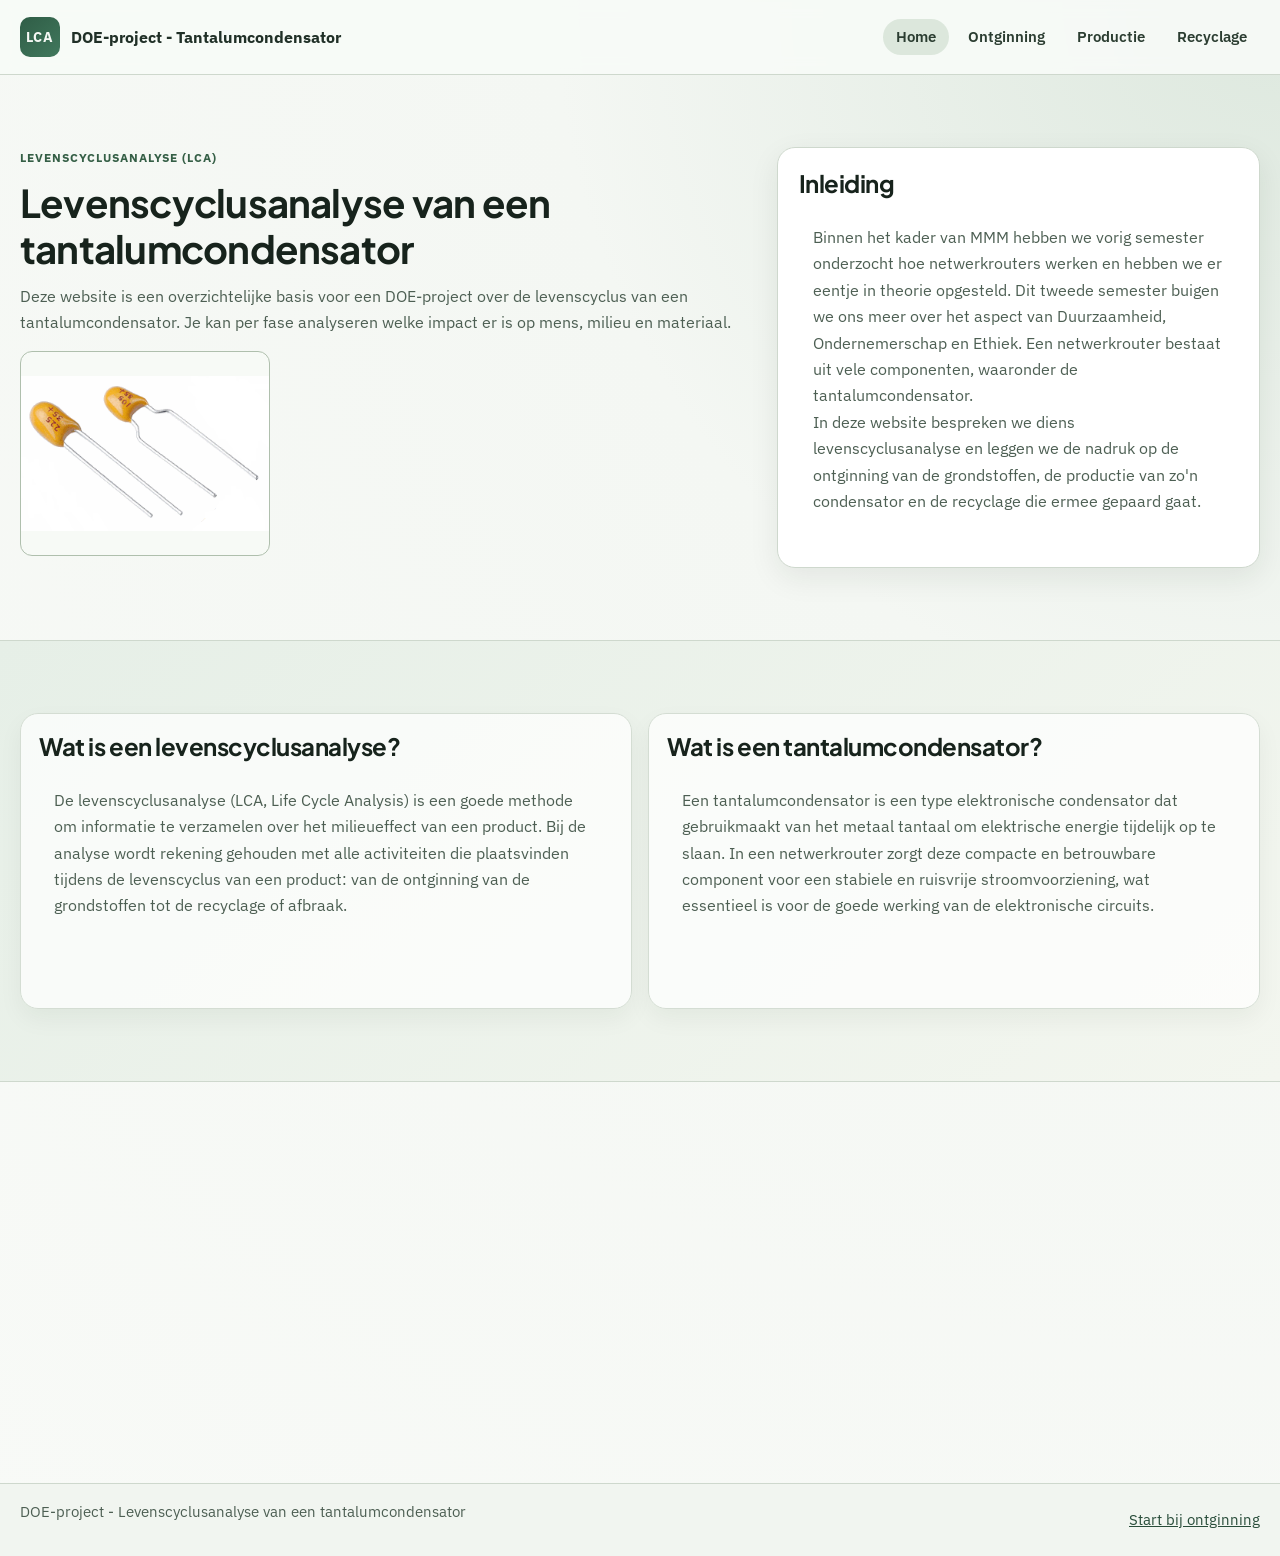
<file: index.html>
<!doctype html>
<html lang="nl">
  <head>
    <meta charset="UTF-8" />
    <meta name="viewport" content="width=device-width, initial-scale=1.0" />
    <title>Levenscyclusanalyse - Tantalumcondensator</title>
    <link rel="preconnect" href="https://fonts.googleapis.com" />
    <link rel="preconnect" href="https://fonts.gstatic.com" crossorigin />
    <link
      href="https://fonts.googleapis.com/css2?family=IBM+Plex+Sans:wght@400;500;600;700&family=Plus+Jakarta+Sans:wght@500;700;800&display=swap"
      rel="stylesheet"
    />
    <link rel="stylesheet" href="style.css" />
  </head>
  <body>
    <header class="topbar">
      <div class="container nav-wrap">
        <a href="index.html" class="brand">
          <span class="brand-mark">LCA</span>
          <span>DOE-project - Tantalumcondensator</span>
        </a>
        <nav aria-label="Hoofdnavigatie">
          <ul class="nav-list">
            <li><a href="index.html" class="active">Home</a></li>
            <li><a href="ontginning.html">Ontginning</a></li>
            <li><a href="productie.html">Productie</a></li>
            <li><a href="recyclage.html">Recyclage</a></li>
          </ul>
        </nav>
      </div>
    </header>

    <main>
      <section class="hero section">
        <div class="container hero-grid">
          <div class="hero-content" data-animate="fade-right">
            <p class="eyebrow" data-animate="fade-up" style="--delay: 0.08s">Levenscyclusanalyse (LCA)</p>
            <h1 data-animate="fade-up" style="--delay: 0.16s">Levenscyclusanalyse van een tantalumcondensator</h1>
            <p data-animate="fade-up" style="--delay: 0.24s">
              Deze website is een overzichtelijke basis voor een DOE-project over de
              levenscyclus van een tantalumcondensator. Je kan per fase analyseren
              welke impact er is op mens, milieu en materiaal.
            </p>
            <figure class="image-figure hero-inline-figure" data-animate="fade-up" style="--delay: 0.32s">
              <img
                src="condensateur-au-tantale-ca42.jpg"
                alt="Tantalumcondensator"
                class="section-image"
              />
            </figure>
          </div>
          <aside class="mmm-card" aria-label="Inleiding" data-animate="fade-left" style="--delay: 0.18s">
            <h2>Inleiding</h2>
            <p class="editable large-editable">
              Binnen het kader van MMM hebben we vorig semester onderzocht hoe netwerkrouters werken en hebben we er
              eentje in theorie opgesteld. Dit tweede semester buigen we ons meer over het aspect van Duurzaamheid,
              Ondernemerschap en Ethiek. Een netwerkrouter bestaat uit vele componenten, waaronder de
              tantalumcondensator.<br />
              In deze website bespreken we diens levenscyclusanalyse en leggen we de nadruk op de
              ontginning van de grondstoffen, de productie van zo'n condensator en de recyclage die ermee gepaard gaat.
            </p>
          </aside>
        </div>
      </section>

      <section id="wat-is-lca" class="section section-soft">
        <div class="container">
          <div class="split-explainer">
            <article class="info-block" data-animate="fade-right">
              <h2>Wat is een levenscyclusanalyse?</h2>
              <p class="editable large-editable">
                De levenscyclusanalyse (LCA, Life Cycle Analysis) is een goede methode om informatie te verzamelen over
                het milieueffect van een product. Bij de analyse wordt rekening gehouden met alle activiteiten die
                plaatsvinden tijdens de levenscyclus van een product: van de ontginning van de grondstoffen tot de
                recyclage of afbraak.
              </p>
            </article>
            <article class="info-block" data-animate="fade-left" style="--delay: 0.08s">
              <h2>Wat is een tantalumcondensator?</h2>
              <p class="editable large-editable">
                Een tantalumcondensator is een type elektronische condensator dat gebruikmaakt van het metaal tantaal
                om elektrische energie tijdelijk op te slaan. In een netwerkrouter zorgt deze compacte en betrouwbare
                component voor een stabiele en ruisvrije stroomvoorziening, wat essentieel is voor de goede werking van
                de elektronische circuits.
              </p>
            </article>
          </div>
        </div>
      </section>

      <section class="section">
        <div class="container">
          <div class="section-head">
            <h2 data-animate="fade-up">Visueel overzicht van de kernfasen</h2>
            <p data-animate="fade-up" style="--delay: 0.1s">
              Klik op een fase om meteen naar het juiste deel van de doorlopende
              levenscycluspagina te gaan.
            </p>
          </div>

          <div class="focus-matrix" aria-label="Kernonderdelen van de analyse">
            <a class="focus-card" href="ontginning.html" data-animate="zoom-in">
              <span class="focus-index">01</span>
              <h3>Ontginning</h3>
              <p>Herkomst van coltan, sociale context en milieudruk.</p>
            </a>
            <a class="focus-card" href="productie.html" data-animate="zoom-in" style="--delay: 0.1s">
              <span class="focus-index">02</span>
              <h3>Productie</h3>
              <p>Het productieproces van een tantalumcondensator stap voor stap uitgelegd.</p>
            </a>
            <a class="focus-card" href="recyclage.html" data-animate="zoom-in" style="--delay: 0.2s">
              <span class="focus-index">03</span>
              <h3>Recyclage</h3>
              <p>Terugwinning, materiaalverlies en verbeterkansen.</p>
            </a>
          </div>
        </div>
      </section>
    </main>

    <footer class="site-footer">
      <div class="container footer-wrap">
        <p>DOE-project - Levenscyclusanalyse van een tantalumcondensator</p>
        <a href="ontginning.html">Start bij ontginning</a>
      </div>
    </footer>

    <script src="script.js"></script>
  </body>
</html>
</file>
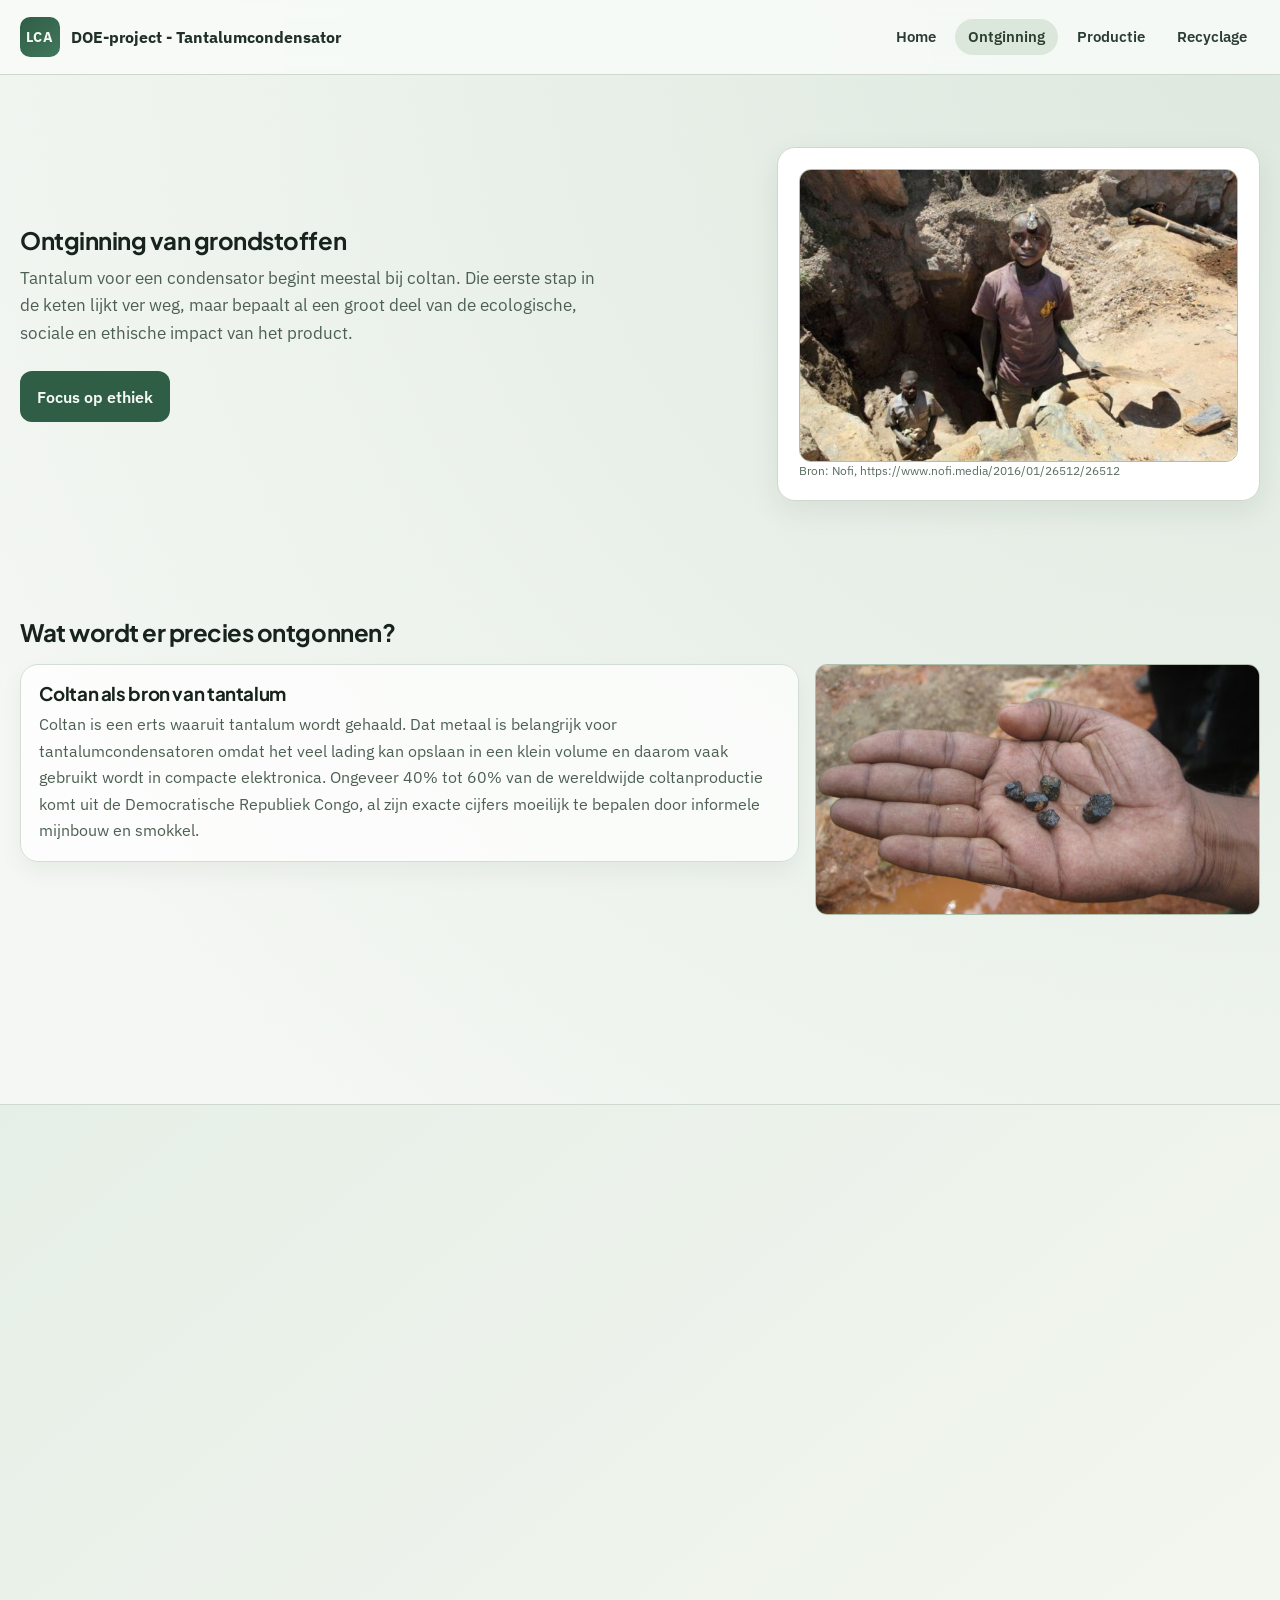
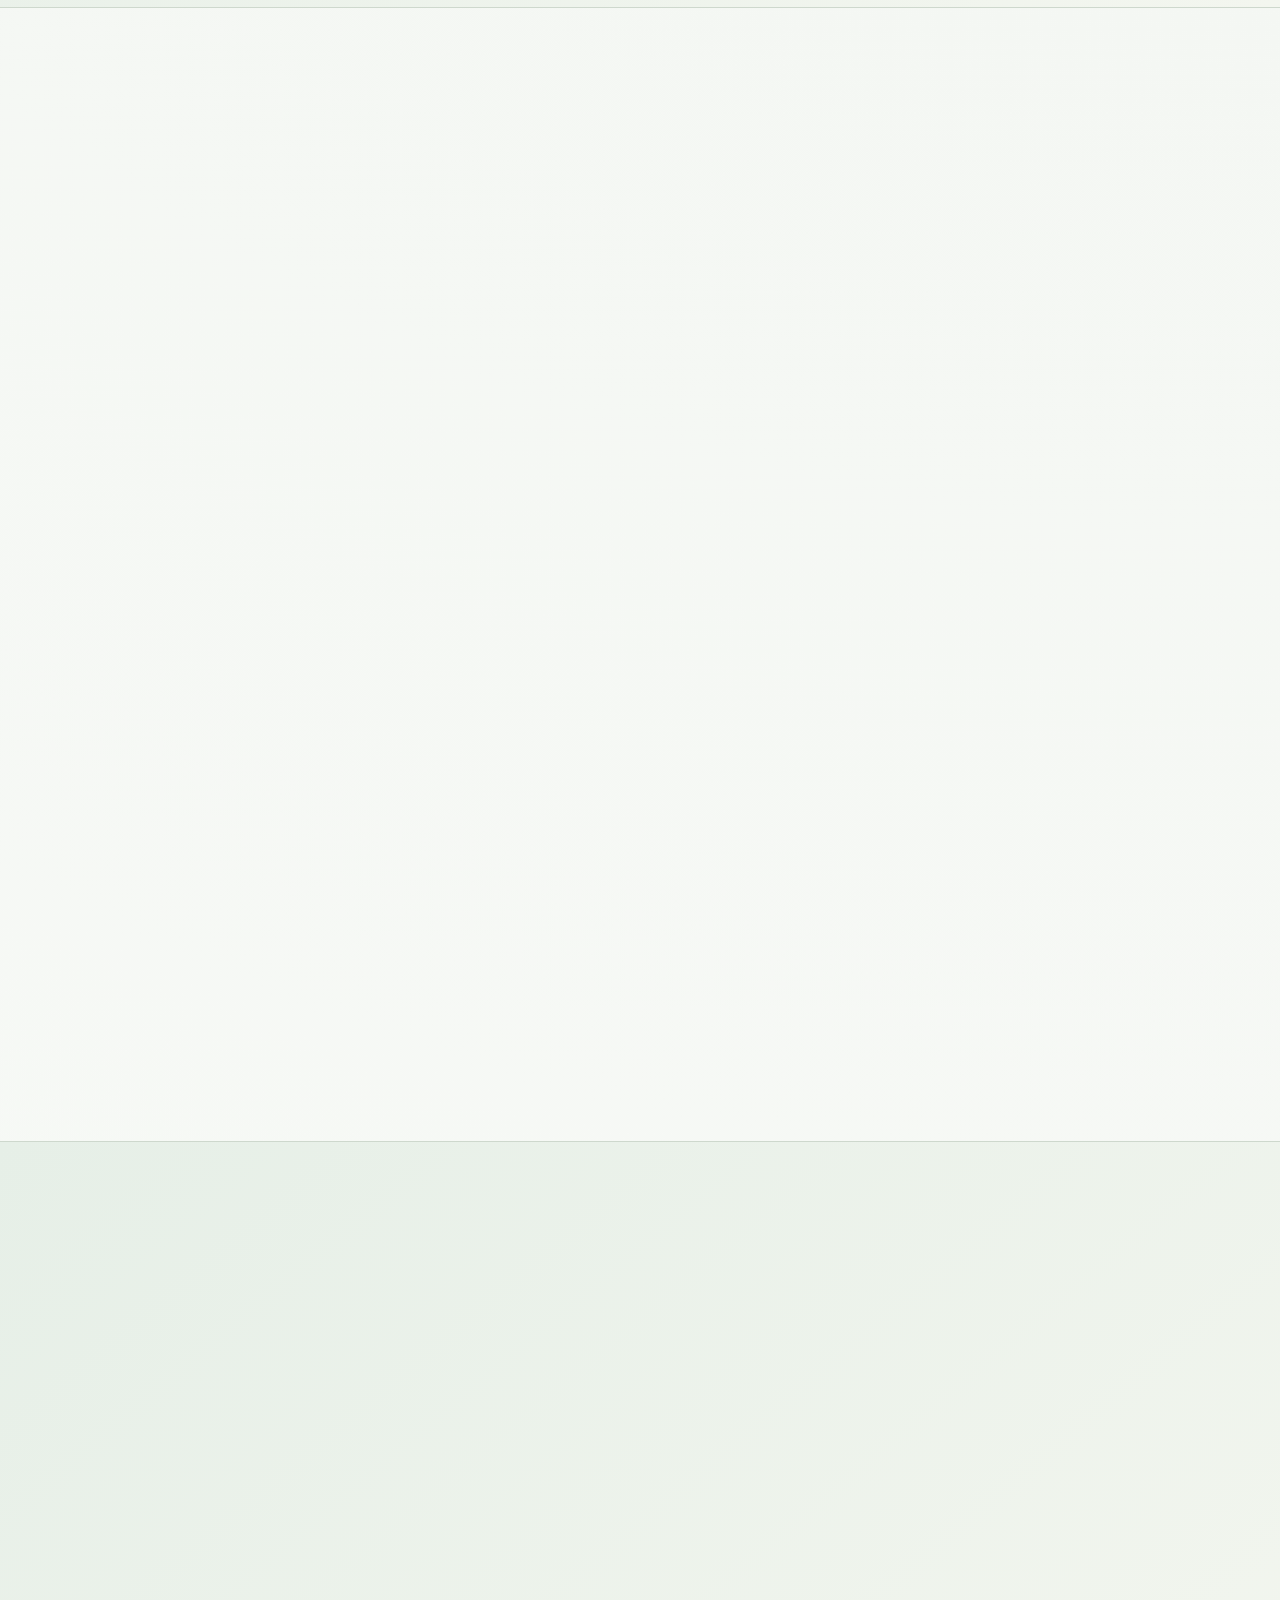
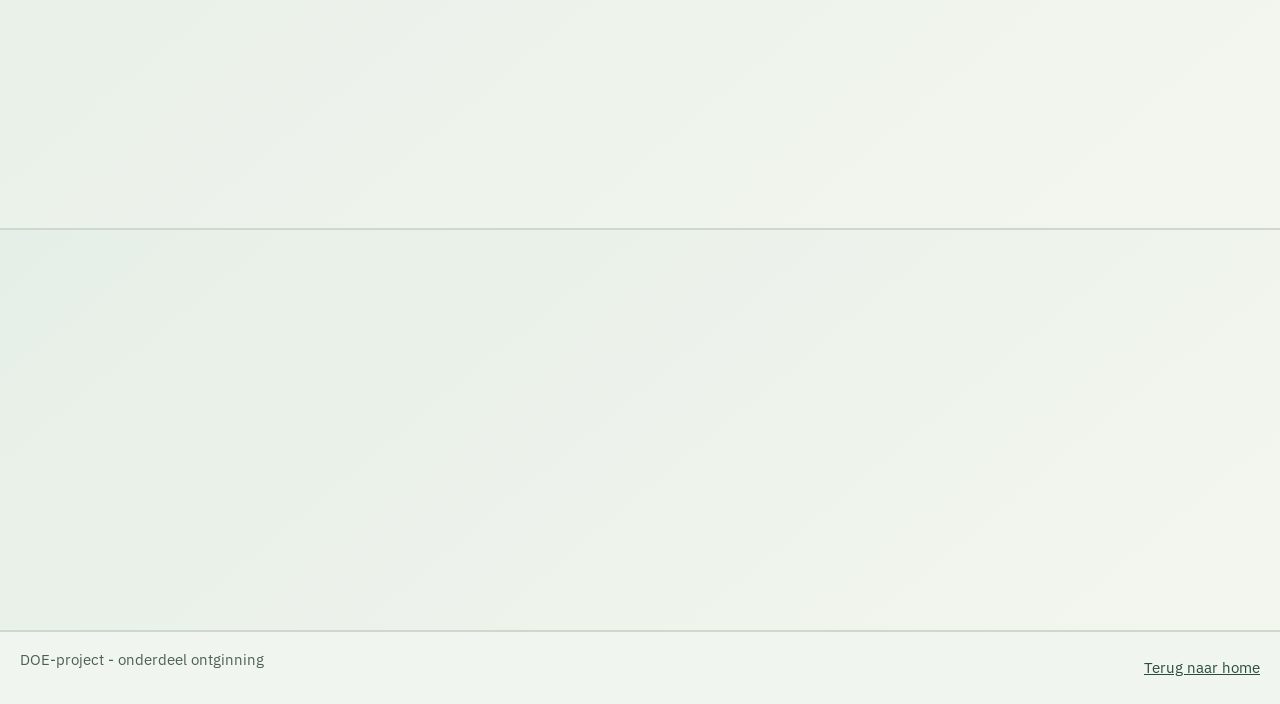
<file: ontginning.html>
<!doctype html>
<html lang="nl">
  <head>
    <meta charset="UTF-8" />
    <meta name="viewport" content="width=device-width, initial-scale=1.0" />
    <title>Ontginning - Tantalumcondensator</title>
    <link rel="preconnect" href="https://fonts.googleapis.com" />
    <link rel="preconnect" href="https://fonts.gstatic.com" crossorigin />
    <link
      href="https://fonts.googleapis.com/css2?family=IBM+Plex+Sans:wght@400;500;600;700&family=Plus+Jakarta+Sans:wght@500;700;800&display=swap"
      rel="stylesheet"
    />
    <link rel="stylesheet" href="style.css" />
  </head>
  <body>
    <a id="top"></a>
    <header class="topbar">
      <div class="container nav-wrap">
        <a href="index.html" class="brand">
          <span class="brand-mark">LCA</span>
          <span>DOE-project - Tantalumcondensator</span>
        </a>
        <nav aria-label="Hoofdnavigatie">
          <ul class="nav-list">
            <li><a href="index.html">Home</a></li>
            <li><a href="ontginning.html" class="active">Ontginning</a></li>
            <li><a href="productie.html">Productie</a></li>
            <li><a href="recyclage.html">Recyclage</a></li>
          </ul>
        </nav>
      </div>
    </header>

    <main>
      <section class="section ontginning-hero">
        <div class="container hero-grid hero-grid-wide">
          <div class="hero-copy">
            <h1 data-animate="fade-up">Ontginning van grondstoffen</h1>
            <p class="hero-intro" data-animate="fade-up" style="--delay: 0.08s">
              Tantalum voor een condensator begint meestal bij coltan. Die eerste stap in de keten lijkt ver weg,
              maar bepaalt al een groot deel van de ecologische, sociale en ethische impact van het product.
            </p>
            <div class="hero-actions" data-animate="fade-up" style="--delay: 0.14s">
              <a class="btn btn-primary" href="#ethiek">Focus op ethiek</a>
            </div>
          </div>
          <figure class="hero-figure mmm-card" data-animate="fade-left" style="--delay: 0.1s">
            <img
              src="congocobalt-672x447-1.jpg"
              alt="Kinderen aan een mijnsite in de Democratische Republiek Congo"
              class="section-image hero-image"
            />
            <figcaption class="image-source">
              Bron: Nofi,
              https://www.nofi.media/2016/01/26512/26512
            </figcaption>
          </figure>
        </div>
      </section>

      <section class="section">
        <div class="container full-page-flow">
          <section class="lifecycle-section">
            <header class="section-title">
              <h2 data-animate="fade-up">Wat wordt er precies ontgonnen?</h2>
            </header>
            <div class="content-card">
              <div class="content-row">
                <div class="text-col">
                  <div class="info-block" data-animate="fade-right">
                    <h3>Coltan als bron van tantalum</h3>
                    <p>
                      Coltan is een erts waaruit tantalum wordt gehaald. Dat metaal is belangrijk voor
                      tantalumcondensatoren omdat het veel lading kan opslaan in een klein volume en daarom vaak
                      gebruikt wordt in compacte elektronica. Ongeveer 40% tot 60% van de wereldwijde coltanproductie
                      komt uit de Democratische Republiek Congo, al zijn exacte cijfers moeilijk te bepalen door 
                      informele mijnbouw en smokkel.
                    </p>
                  </div>
                  <div class="info-block" data-animate="fade-right" style="--delay: 0.08s">
                    <h3>Van mijn naar component</h3>
                    <p>
                      De keten start bij de ontginning van grondstoffen en verloopt via transport en raffinage tot zuiver tantalumpoeder, dat uiteindelijk verwerkt wordt in elektronische componenten. De ontginning vormt daarmee de basis van de volledige levenscyclus.
                    </p>
                  </div>
                </div>
                <div class="media-col">
                  <figure class="image-figure" data-animate="zoom-in">
                    <img
                      src="7589130194_8de2b3bf9d_o-768x431.jpg"
                      alt="Foto van coltanerts als grondstof voor de verdere raffinage tot tantalum"
                      class="section-image"
                    />
                  </figure>
                  <p class="image-source" data-animate="fade-left" style="--delay: 0.08s">
                    Bron: M&auml;nsklig S&auml;kerhet, "DRC:s coltan- an asset for illegal traders",
                    https://manskligsakerhet.se/2021/06/01/drcs-coltan-an-asset-for-illegal-traders/
                  </p>
                </div>
              </div>
            </div>
          </section>
        </div>
      </section>

      <section class="section section-soft">
        <div class="container full-page-flow">
          <section class="lifecycle-section">
            <header class="section-title">
              <h2 data-animate="fade-up">Milieu-impact van de ontginning</h2>
            </header>
            <div class="impact-grid">
              <article class="impact-card mmm-card" data-animate="fade-up">
                <span class="impact-tag">Landschap</span>
                <h3>Ontbossing en bodemverstoring</h3>
                <p>Coltanmijnbouw draagt bij aan ontbossing en tast de bodemstructuur aan. Het verwijderen van vegetatie vergroot de erosie, terwijl diepere graafwerken de bodem verder verstoren.</p>
              </article>
              <article class="impact-card mmm-card" data-animate="fade-up" style="--delay: 0.08s">
                <span class="impact-tag">Water</span>
                <h3>Watervervuiling</h3>
                <p>Bij coltanmijnbouw worden ertsen vaak in rivieren en beken gewassen, <a href="https://globalforestcoalition.org/the-dark-side-of-technology-coltan-mining-in-the-drc-and-its-human-rights-and-environmental-impacts/">wat sediment en schadelijke stoffen in het water brengt.</a> Ook slecht afgesloten mijnputten en afvalbergen kunnen die vervuiling verder verspreiden.</p>
              </article>
              <article class="impact-card mmm-card" data-animate="fade-up" style="--delay: 0.16s">
                <span class="impact-tag">Natuur</span>
                <h3>Verlies van biodiversiteit</h3>
                <p>Wanneer mijnen uitbreiden verdwijnen leefgebieden en worden ecosystemen verstoord. Zo worden <a href="https://enact-africa.s3.amazonaws.com/site/uploads/2022-05-03-research-paper-29-rev.pdf">bedreigde diersoorten kwetsbaar voor stropers</a>.</p>
              </article>
              <article class="impact-card mmm-card" data-animate="fade-up" style="--delay: 0.24s">
                <span class="impact-tag">Klimaat</span>
                <h3>Energie en uitstoot</h3>
                <p><a href="https://en.wikipedia.org/wiki/Environmental_impact_of_mining">Wereldwijd draagt de mijnbouwsector tussen de 4 - 7% bij voor de broeikasgasuitstoot.</a> Deze luchtvervuiling belemmert de groei van planten en verstoort de photosynthese.</p>
              </article>
            </div>
          </section>
        </div>
      </section>

      <section class="section" id="ethiek">
        <div class="container full-page-flow">
          <section class="lifecycle-section">
            <header class="section-title">
              <h2 data-animate="fade-up">Ethische en sociale gevolgen</h2>
            </header>
            <div class="ethics-layout">
              <div class="ethics-main mmm-card" data-animate="fade-right">
                  <h3>Waarom deze fase ethisch gevoelig is</h3>
                  <p>
                    De vraag naar nieuwe technologie brengt vaak een zware menselijke kost met zich mee. In mijnregio's
                    worden mensenrechten geschonden, afspraken niet gerespecteerd en natuurgebieden uitgeput. Meer dan
                    &eacute;&eacute;n miljoen mensen raakten ontheemd door gewapende groepen die gelinkt zijn aan de mijnbouw,
                    terwijl getroffen gemeenschappen vaak weinig of geen compensatie kregen.
                  </p>
                  <p>
                    Zo blijft een vicieuze cirkel bestaan waarin lokale gemeenschappen de grootste lasten dragen,
                    terwijl anderen de winsten opstrijken. Zelfs kinderen worden nog steeds illegaal ingezet in de
                    ontginning van coltan, ondanks strengere regelgeving.
                  </p>
              </div>
              <figure class="image-figure" data-animate="zoom-in" style="--delay: 0.04s">
                <img
                  src="Congo-Grondstoffen-C-Glody-Murhabazi-AFP-1440px-3.jpg"
                  alt="Kind in mijnbouwcontext als illustratie van de ethische gevolgen van grondstoffenwinning"
                  class="section-image ethics-image"
                />
                <figcaption class="image-source">Bron: Glody Murhabazi/AFP</figcaption>
              </figure>
              <div class="ethics-points ethics-points-left">
                  <article class="mini-card" data-animate="fade-left" style="--delay: 0.06s">
                    <h3>Arbeidsomstandigheden</h3>
                    <p>Vaak werken mijnwerkers in gevaarlijke omstandigheden, waar ze onder andere blootgesteld worden aan radioactieve stoffen.</p>
                  </article>
                  <article class="mini-card" data-animate="fade-left" style="--delay: 0.12s">
                    <h3>Kinderarbeid</h3>
                    <p>Meer dan <a href="https://issafrica.org/iss-today/child-miners-the-dark-side-of-the-drcs-coltan-wealth">40.000</a> kinderen en tieners worden ingezet in de mijnen. Vele hiervan zijn ziek en worden misbruikt.</p>
                  </article>
              </div>
              <div class="ethics-points ethics-points-right">
                  <article class="mini-card" data-animate="fade-left" style="--delay: 0.18s">
                    <h3>Conflictmineralen</h3>
                    <p>Gewapende groepen zoals M23 voeren controle uit op mijnsites en gebruiken de winst om hun activiteiten te financieren.</p>
                  </article>
                  <article class="mini-card" data-animate="fade-left" style="--delay: 0.24s">
                    <h3>Oneerlijke winstverdeling</h3>
                    <p>Lokale gemeenschappen dragen vaak de lasten, terwijl de grootste economische meerwaarde elders terechtkomt.</p>
                  </article>
              </div>
            </div>
            <div class="ethics-gallery">
              <figure class="image-figure" data-animate="fade-up" style="--delay: 0.06s">
                <img
                  src="Kobalt kinderen_Fairphone.jpg"
                  alt="Kinderen in mijnbouwcontext als illustratie van kinderarbeid en uitbuiting"
                  class="section-image ethics-gallery-image"
                />
                <figcaption class="image-source">Bron: Elien Spillebeen</figcaption>
              </figure>
              <figure class="image-figure" data-animate="fade-up" style="--delay: 0.12s">
                <img
                  src="2212414.jpg"
                  alt="Mijnbouwcontext als illustratie van de sociale gevolgen van grondstoffenontginning"
                  class="section-image ethics-gallery-image"
                />
                <figcaption class="image-source">Bron: MICHEL LUNANGA / Getty Images/AFP</figcaption>
              </figure>
            </div>
          </section>
        </div>
      </section>

      <section class="section section-soft">
        <div class="container full-page-flow">
          <section class="lifecycle-section">
            <header class="section-title">
              <h2 data-animate="fade-up">Case: Kolwezi en gedwongen verplaatsing</h2>
            </header>
            <div class="content-card">
              <div class="content-row case-row">
                <div class="media-col case-media">
                  <figure class="image-figure" data-animate="zoom-in">
                    <img
                      src="Pleiades - The Mines of Kolwezi.jpeg"
                      alt="Pleiadesbeeld van de mijnen van Kolwezi"
                      class="section-image case-image"
                    />
                  </figure>
                  <p class="image-source" data-animate="fade-left" style="--delay: 0.08s">
                    Bron: CNES 2021, Distribution Airbus DS
                  </p>
                </div>
                <div class="text-col case-text">
                  <div class="info-block highlight-block" data-animate="fade-left">
                    <h3>Verplichte ontruiming van omwonenden</h3>
                    <p>
                      Bij de uitbreiding van mijnsites worden volledige gemeenschappen gedwongen hun huizen te verlaten. Volgens Amnesty International gebeurt dit vaak zonder voldoende compensatie of alternatieve huisvesting. Hierdoor verliezen bewoners niet alleen hun woning, maar ook toegang tot landbouwgrond en andere essentiële bestaansmiddelen. In sommige gevallen gaan deze verplaatsingen gepaard met intimidatie en geweld, wat de kwetsbaarheid van getroffen gemeenschappen verder vergroot.
                    </p>
                  </div>
                  <div class="info-block" data-animate="fade-left" style="--delay: 0.08s">
                    <h3>Waarom Kolwezi relevant is</h3>
                    <p>
                      Kolwezi is een belangrijke casestudy omdat de regio sterk beïnvloed wordt door grootschalige mijnactiviteiten. Amnesty International toont aan dat duizenden mensen in en rond Kolwezi hun woningen en gemeenschappen zijn kwijtgeraakt door de uitbreiding van mijnsites. Dit maakt de regio een duidelijk voorbeeld van de sociale impact van grondstoffenwinning.
                    </p>
                  </div>
                </div>
              </div>
            </div>
          </section>
        </div>
      </section>

      <section class="section section-soft">
        <div class="container full-page-flow">
          <section class="lifecycle-section">
            <header class="section-title">
              <h2 data-animate="fade-up">Duurzamere oplossingen</h2>
            </header>
            <div class="impact-grid solutions-grid">
              <article class="impact-card mmm-card" data-animate="fade-up">
                <span class="impact-tag">Keten</span>
                <h3>Traceerbaarheid</h3>
                <p>Bedrijven kunnen sterker inzetten op due diligence en controle van leveranciers.</p>
              </article>
              <article class="impact-card mmm-card" data-animate="fade-up" style="--delay: 0.08s">
                <span class="impact-tag">Beleid</span>
                <h3>Conflictvrije certificering</h3>
                <p>Certificatie en strengere regelgeving kunnen de druk verhogen op verantwoorde ontginning.</p>
              </article>
              <article class="impact-card mmm-card" data-animate="fade-up" style="--delay: 0.16s">
                <span class="impact-tag">Circulair</span>
                <h3>Recyclage van tantalum</h3>
                <p>Meer gerecycleerd tantalum vermindert de afhankelijkheid van nieuwe mijnbouw.</p>
              </article>
              <article class="impact-card mmm-card" data-animate="fade-up" style="--delay: 0.24s">
                <span class="impact-tag">Menselijk</span>
                <h3>Eerlijke compensatie</h3>
                <p>Lokale gemeenschappen moeten inspraak, bescherming en correcte compensatie krijgen bij uitbreiding van mijnen.</p>
              </article>
            </div>
          </section>
        </div>
      </section>
    </main>

    <button id="backToTop" class="back-to-top" type="button" aria-label="Terug naar boven">
      Naar boven
    </button>

    <footer class="site-footer">
      <div class="container footer-wrap">
        <p>DOE-project - onderdeel ontginning</p>
        <a href="index.html">Terug naar home</a>
      </div>
    </footer>

    <script src="script.js"></script>
  </body>
</html>
</file>
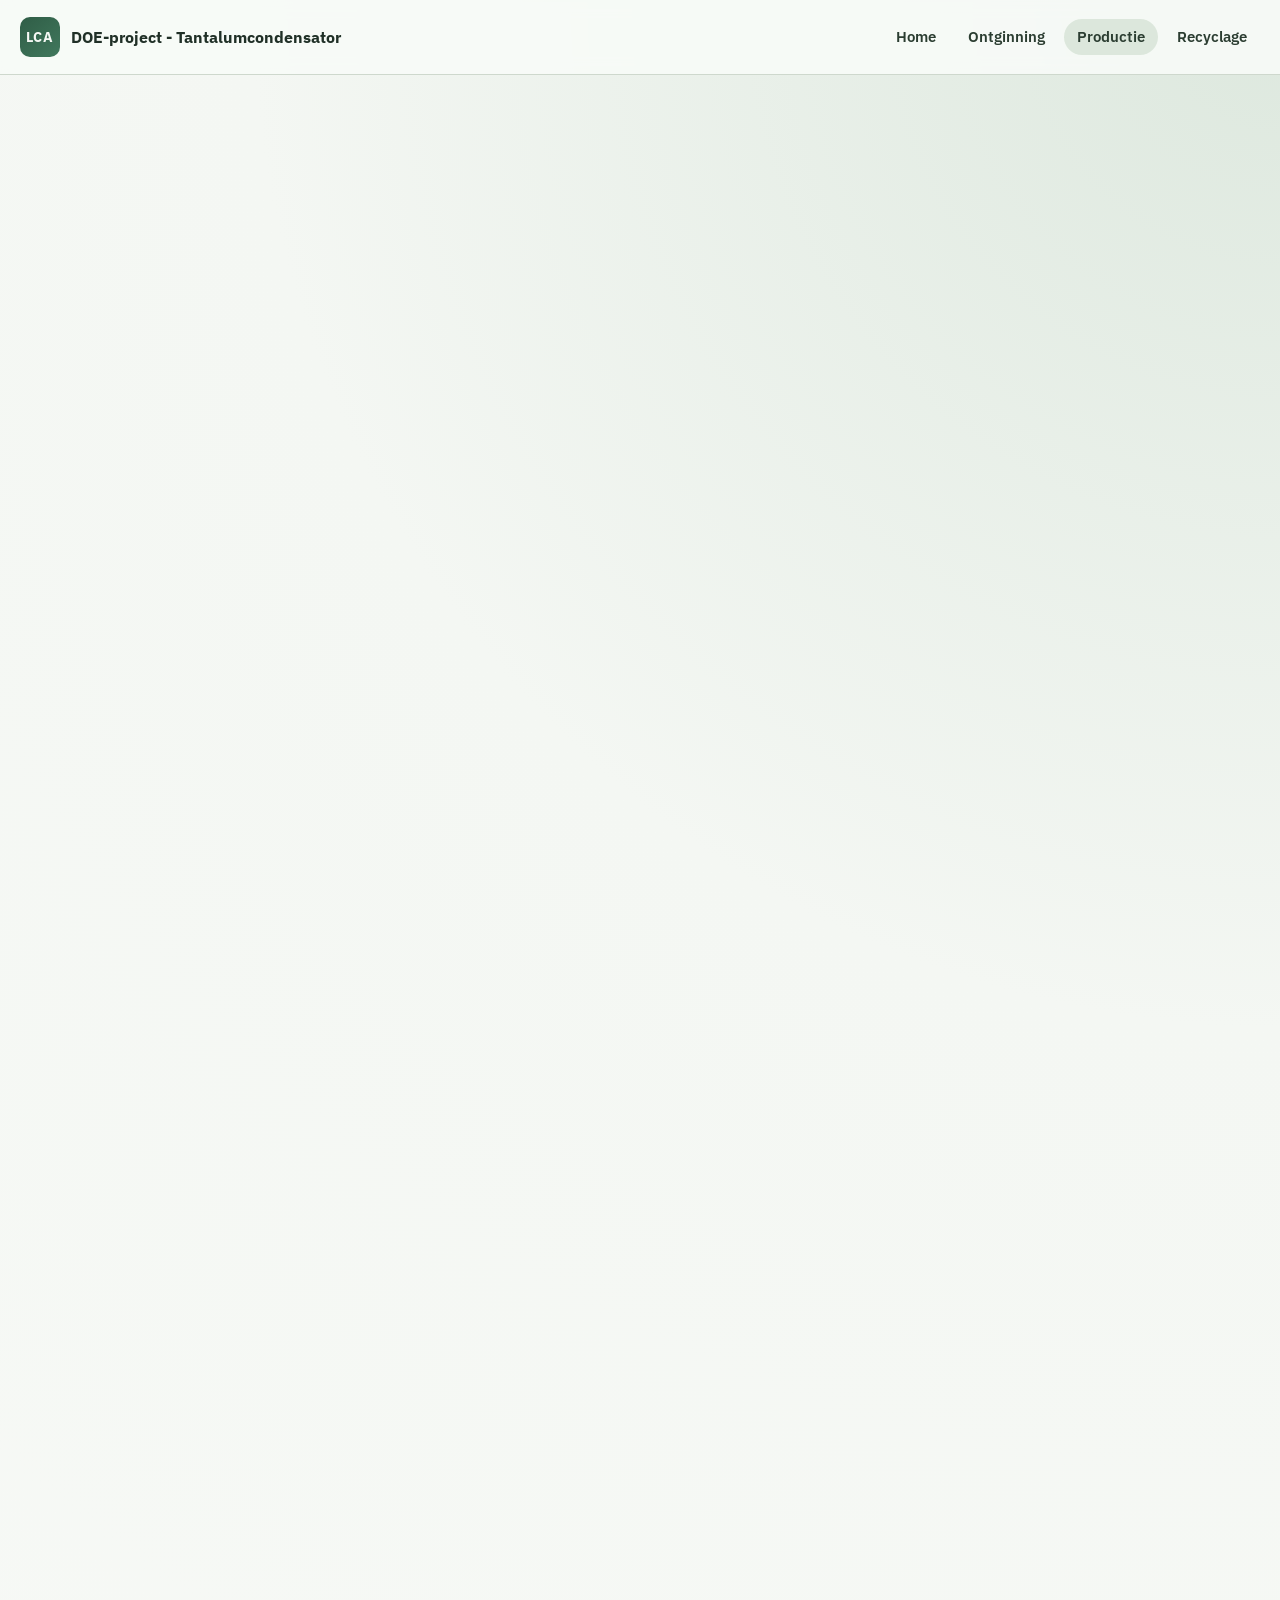
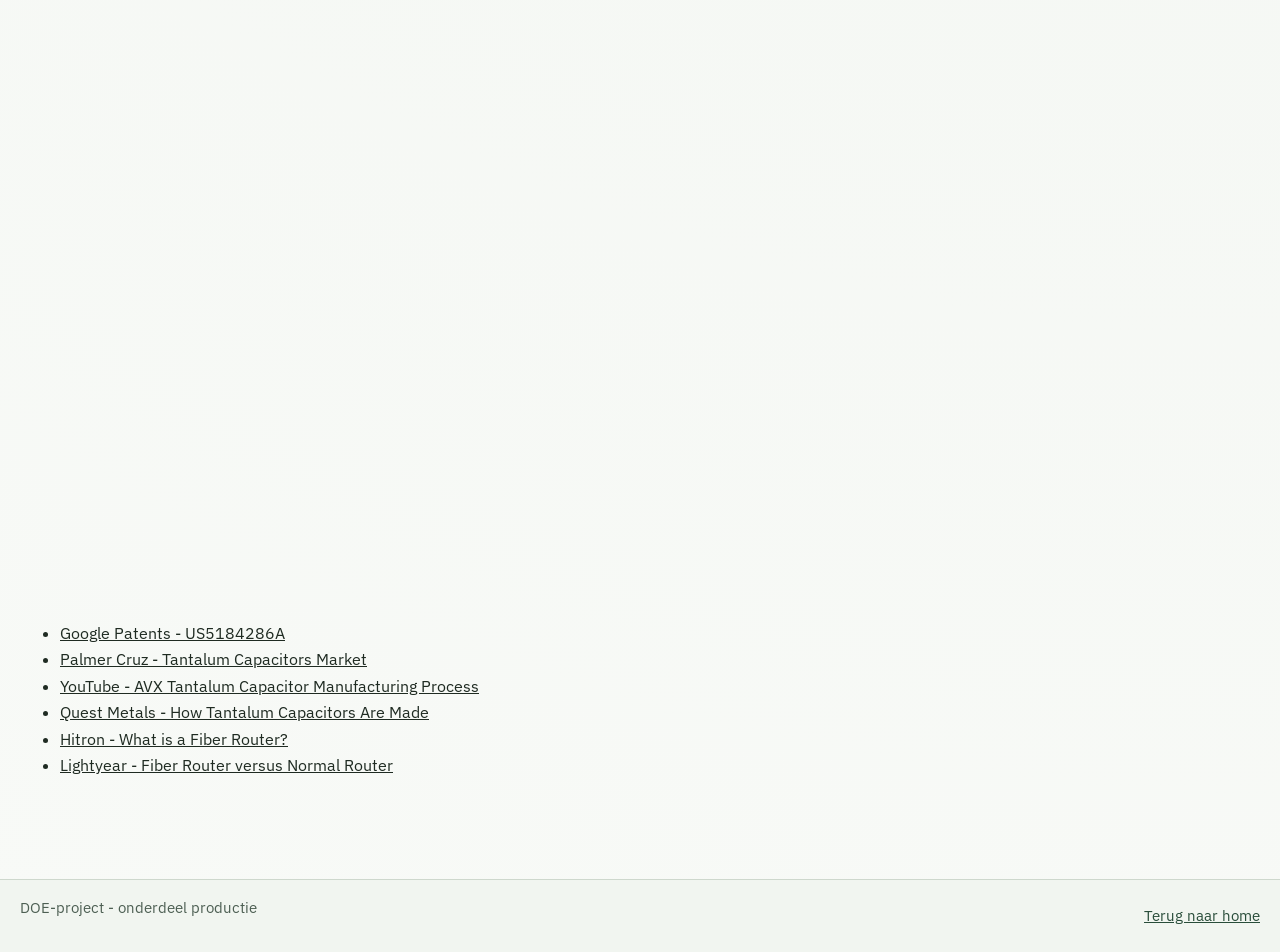
<file: productie.html>
<!doctype html>
<html lang="nl">
  <head>
    <meta charset="UTF-8" />
    <meta name="viewport" content="width=device-width, initial-scale=1.0" />
    <title>Productie - Tantalumcondensator</title>
    <link rel="preconnect" href="https://fonts.googleapis.com" />
    <link rel="preconnect" href="https://fonts.gstatic.com" crossorigin />
    <link
      href="https://fonts.googleapis.com/css2?family=IBM+Plex+Sans:wght@400;500;600;700&family=Plus+Jakarta+Sans:wght@500;700;800&display=swap"
      rel="stylesheet"
    />
    <link rel="stylesheet" href="style.css" />
  </head>
  <body>
    <a id="top"></a>
    <header class="topbar">
      <div class="container nav-wrap">
        <a href="index.html" class="brand">
          <span class="brand-mark">LCA</span>
          <span>DOE-project - Tantalumcondensator</span>
        </a>
        <nav aria-label="Hoofdnavigatie">
          <ul class="nav-list">
            <li><a href="index.html">Home</a></li>
            <li><a href="ontginning.html">Ontginning</a></li>
            <li><a href="productie.html" class="active">Productie</a></li>
            <li><a href="recyclage.html">Recyclage</a></li>
          </ul>
        </nav>
      </div>
    </header>

    <main class="section production-page">
      <div class="container full-page-flow">
        <section class="lifecycle-section">
          <header class="section-title section-title-with-image">
            <div class="title-text">
              <h1 data-animate="fade-up">Productie van de tantalumcondensator</h1>
              <p data-animate="fade-up" style="--delay: 0.1s">Verwerking tot component en integratie in elektronica.</p>
              <p class="production-intro" data-animate="fade-right">
                Tantalumcondensatoren zijn onmisbaar in netwerkrouters wegens hun hoge capaciteit per volume, lage
                zelfontlading en uitstekende stabiliteit. Ze worden echter geproduceerd via een ingewikkeld en
                energie-intensief proces dat kan verschillen van producent tot producent. Hieronder wordt het meest
                gangbare productieproces uitgelegd.
              </p>
            </div>
            <figure class="image-figure header-figure" data-animate="fade-left">
              <img
                src="Tantalum_Capacitor_Production_Flow.png"
                alt="Productieflow van tantalumcondensatoren"
                class="section-image"
              />
              <figcaption class="image-source">
                Bron:
                <a href="https://commons.wikimedia.org/wiki/File:Tantalum_Capacitor_Production_Flow.png" target="_blank">Wikimedia Commons - Tantalum Capacitor Production Flow</a>
              </figcaption>
            </figure>
          </header>

          <div class="content-card">
            <ol class="production-steps">
              <li class="step" data-animate="fade-right">
                <div class="step-flex">
                  <div class="step-text-panel">
                    <h3 class="step-title">Fase 1: Voorbereiding van het mengsel</h3>
                    <div class="step-text-col">
                      <p>
                        Tantalum wordt in poedervorm aangevoerd in de fabriek, waar het gemengd wordt met een organisch
                        bindmiddel en samengedrukt wordt tot een geheel rond een anodedraad van tantalum.
                      </p>
                    </div>
                  </div>
                  <figure class="step-image-col">
                    <img src="tantalum_blok.png" alt="Tantalumblok met anodedraad" class="step-image" />
                    <figcaption class="image-source">
                      Bron:
                      <a href="https://www.youtube.com/watch?v=YpAY0XDw-64" target="_blank">AVX | Tantalum Capacitor Manufacturing Process (KYOCERA AVX)</a>
                    </figcaption>
                  </figure>
                </div>
              </li>

              <li class="step" data-animate="fade-right" style="--delay: 0.1s">
                <div class="step-flex">
                  <div class="step-text-panel">
                    <h3 class="step-title">Fase 2: Thermische verwerking</h3>
                    <div class="step-text-col">
                      <p>
                        Het samengeperste tantalum wordt eerst opgewarmd tot 200°C om het organische bindmiddel te
                        verwijderen en daarna gesinterd op 1600°C. Daardoor hechten de korrels zich aan elkaar zonder
                        hun porositeit te verliezen.
                      </p>
                    </div>
                  </div>
                  <figure class="step-image-col">
                    <img src="sintering.png" alt="Sinteringproces in een oven" class="step-image" />
                    <figcaption class="image-source">
                      Bron:
                      <a href="https://www.youtube.com/watch?v=YpAY0XDw-64" target="_blank">AVX | Tantalum Capacitor Manufacturing Process (KYOCERA AVX)</a>
                    </figcaption>
                  </figure>
                </div>
              </li>

              <li class="step" data-animate="fade-right" style="--delay: 0.2s">
                <div class="step-flex">
                  <div class="step-text-panel">
                    <h3 class="step-title">Fase 3: Elektrolytische anodisatie</h3>
                    <div class="step-text-col">
                      <p>
                        De balkjes worden daarna elektrolytisch geanodiseerd. Daarbij vormt zich een diëlektrische laag
                        van tantaalpentoxide op het oppervlak wanneer de componenten in een elektrolyt worden
                        ondergedompeld.
                      </p>
                    </div>
                  </div>
                  <figure class="step-image-col">
                    <img src="oxidatie.png" alt="Anodisatie van tantalum" class="step-image" />
                    <figcaption class="image-source">
                      Bron:
                      <a href="https://commons.wikimedia.org/wiki/File:Al-Elko-Formier-Prinzip-Wiki-07-02-18-en.svg" target="_blank">Commons - Al-Elko-Formier-Prinzip</a>
                    </figcaption>
                  </figure>
                </div>
              </li>

              <li class="step" data-animate="fade-right" style="--delay: 0.3s">
                <div class="step-flex">
                  <div class="step-text-panel">
                    <h3 class="step-title">Fase 4: Impregnatie en coating</h3>
                    <div class="step-text-col">
                      <p>
                        Daarna worden de balkjes geëmpregneerd met een geleidend polymeer, zodat ze geleidend zijn aan
                        de binnenkant en tegelijk bescherming bieden aan de buitenkant. Vervolgens krijgen ze ook een
                        koolstoflaag en een zilvercoating.
                      </p>
                    </div>
                  </div>
                  <figure class="step-image-col">
                    <img src="Tantal-Bottlenecks.jpg" alt="Impregnatie en coating van tantalumbalkjes" class="step-image" />
                    <figcaption class="image-source">
                      Bron:
                      <a href="https://commons.wikimedia.org/wiki/Category:Tantalum_capacitors#/media/File:Tantal-Bottlenecks.tif" target="_blank">Commons - Tantal-Bottlenecks</a>
                    </figcaption>
                  </figure>
                </div>
              </li>

              <li class="step" data-animate="fade-right" style="--delay: 0.4s">
                <div class="step-flex">
                  <div class="step-text-panel">
                    <h3 class="step-title">Fase 5: Elektrische test</h3>
                    <div class="step-text-col">
                      <p>
                        Hierna is de condensator functioneel voor een eerste test. Zo wordt gecontroleerd of de kwaliteit
                        voldoende hoog is voordat de component verder wordt afgewerkt.
                      </p>
                    </div>
                  </div>
                  <figure class="step-image-col">
                    <img src="condensator_testen.jpg" alt="Testprocedure van een condensator" class="step-image" />
                    <figcaption class="image-source">
                      Bron:
                      <a href="https://nl.wikihow.com/Een-condensator-testen" target="_blank">WikiHow - Een condensator testen</a>
                    </figcaption>
                  </figure>
                </div>
              </li>

              <li class="step" data-animate="fade-right" style="--delay: 0.5s">
                <div class="step-flex">
                  <div class="step-text-panel">
                    <h3 class="step-title">Fase 6: Inkapseling en markering</h3>
                    <div class="step-text-col">
                      <p>
                        Tot slot wordt de tantalumcondensator afgewerkt met een laag beschermende epoxyhars en voorzien
                        van markeringen, bijvoorbeeld via lasergravering. Daarna is hij klaar voor gebruik in
                        elektronische apparatuur.
                      </p>
                    </div>
                  </div>
                  <figure class="step-image-col">
                    <img src="tantalum_afgewerkt.jpg" alt="Afgewerkte tantalumcondensator" class="step-image" />
                    <figcaption class="image-source">
                      Bron:
                      <a href="https://www.conrad.be/nl/o/tantaal-condensatoren-0245710.html" target="_blank">Conrad - Tantaal condensatoren</a>
                    </figcaption>
                  </figure>
                </div>
              </li>
            </ol>
          </div>
        </section>
      </div>
    </main>

    <section class="section">
      <div class="container full-page-flow">
        <div class="lifecycle-section">
          <div class="content-card">
            <div class="content-row">
              <div class="text-col">
                <h2 data-animate="fade-up">Duurzamer alternatief: de optische router</h2>
                <p class="production-intro" data-animate="fade-right">
                  Het productieproces van tantalumcondensatoren bevat helaas veel verschillende chemicaliën en
                  oplosmiddelen, wat kan bijdragen aan lucht- en watervervuiling als die stoffen niet correct worden
                  verwerkt. Een mogelijk alternatief voor een normale netwerkrouter is een optische router. Die werkt
                  met infrarood licht in plaats van elektrische signalen in de router zelf, bevat minder componenten
                  gemaakt uit schadelijke stoffen en gaat over het algemeen langer mee.
                </p>
              </div>
              <div class="media-col">
                <img src="optisch.png" alt="Optische router" class="step-image" data-animate="zoom-in" />
                <p class="image-source" data-animate="fade-left" style="--delay: 0.08s">
                  Bron:
                  <a href="https://www.glimp.co.nz/finding-the-best-router-for-fiber-optic-connection" target="_blank">Glimp - Finding the best router for fiber optic connection</a>
                </p>
              </div>
            </div>
          </div>
        </div>
      </div>
    </section>

    <section class="section">
      <div class="container full-page-flow">
        <div class="lifecycle-section">
          <header class="section-title">
            <h2 data-animate="fade-up">Bronnen</h2>
          </header>
          <div class="content-card">
            <ul>
              <li><a href="https://patents.google.com/patent/US5184286A/en" target="_blank">Google Patents - US5184286A</a></li>
              <li><a href="https://www.palmercruz.com/reports/tantalum-capacitors-market" target="_blank">Palmer Cruz - Tantalum Capacitors Market</a></li>
              <li><a href="https://www.youtube.com/watch?v=YpAY0XDw-64" target="_blank">YouTube - AVX Tantalum Capacitor Manufacturing Process</a></li>
              <li><a href="https://www.questmetals.com/blog/how-tantalum-capacitors-are-made" target="_blank">Quest Metals - How Tantalum Capacitors Are Made</a></li>
              <li><a href="https://us.hitrontech.com/learn/what-is-a-fiber-router/" target="_blank">Hitron - What is a Fiber Router?</a></li>
              <li><a href="https://lightyear.ai/tips/fiber-router-versus-normal-router#:~:text=A%20fiber%20router%20is%20designed,the%20bridge%20to%20that%20network." target="_blank">Lightyear - Fiber Router versus Normal Router</a></li>
            </ul>
          </div>
        </div>
      </div>
    </section>

    <button id="backToTop" class="back-to-top" type="button" aria-label="Terug naar boven">
      Naar boven
    </button>

    <footer class="site-footer">
      <div class="container footer-wrap">
        <p>DOE-project - onderdeel productie</p>
        <a href="index.html">Terug naar home</a>
      </div>
    </footer>

    <script src="script.js"></script>
  </body>
</html>
</file>
<file: style.css>
:root {
  --bg: #f4f7f3;
  --surface: #ffffff;
  --surface-soft: #edf3ec;
  --line: #ced8cd;
  --line-strong: #9fb19d;
  --text: #1f2b22;
  --muted: #4d5f53;
  --primary: #2f5d46;
  --primary-deep: #244635;
  --shadow: 0 10px 30px rgba(23, 38, 29, 0.08);
}

*,
*::before,
*::after {
  box-sizing: border-box;
}

html {
  scroll-behavior: smooth;
}

body {
  margin: 0;
  font-family: "IBM Plex Sans", "Segoe UI", sans-serif;
  color: var(--text);
  background: radial-gradient(circle at top right, #dde8de 0%, var(--bg) 36%, #f8faf7 100%);
  line-height: 1.65;
}

body.is-ready {
  overflow-x: hidden;
}

h1,
h2,
h3 {
  margin: 0 0 0.65rem;
  line-height: 1.2;
  font-family: "Plus Jakarta Sans", "Segoe UI", sans-serif;
  letter-spacing: -0.02em;
  color: #17231c;
}

p {
  margin: 0 0 1rem;
  color: var(--muted);
}

a {
  color: inherit;
}

.container {
  width: min(1280px, calc(100% - 2.5rem));
  margin: 0 auto;
}

.section {
  padding: 4.5rem 0;
}

.section-soft {
  background: linear-gradient(140deg, #e6efe7 0%, #f3f6ef 100%);
  border-top: 1px solid var(--line);
  border-bottom: 1px solid var(--line);
}

.topbar {
  position: sticky;
  top: 0;
  z-index: 100;
  backdrop-filter: blur(8px);
  background: rgba(248, 251, 248, 0.9);
  border-bottom: 1px solid var(--line);
  animation: slideDown 0.7s ease-out both;
}

.nav-wrap {
  min-height: 74px;
  display: flex;
  align-items: center;
  justify-content: space-between;
  gap: 1rem;
}

.brand {
  display: flex;
  align-items: center;
  gap: 0.7rem;
  text-decoration: none;
  font-weight: 700;
  color: #203027;
}

.brand-mark {
  width: 40px;
  height: 40px;
  border-radius: 10px;
  background: linear-gradient(140deg, var(--primary), #41785d);
  color: #f5f8f4;
  display: inline-flex;
  align-items: center;
  justify-content: center;
  font-size: 0.86rem;
  letter-spacing: 0.05em;
}

.nav-list {
  margin: 0;
  padding: 0;
  list-style: none;
  display: flex;
  align-items: center;
  gap: 0.4rem;
}

.nav-list a {
  text-decoration: none;
  padding: 0.52rem 0.8rem;
  border-radius: 999px;
  color: #2b3d31;
  font-weight: 600;
  font-size: 0.92rem;
}

.nav-list a:hover,
.nav-list a.active {
  background: #dce7dc;
}

[data-animate] {
  --delay: 0s;
  opacity: 0;
  transform: translate3d(0, 36px, 0) scale(0.98);
  transition:
    opacity 0.75s ease,
    transform 0.75s cubic-bezier(0.22, 1, 0.36, 1);
  transition-delay: var(--delay);
  will-change: opacity, transform;
}

[data-animate].is-visible {
  opacity: 1;
  transform: translate3d(0, 0, 0) scale(1);
}

[data-animate="fade-up"] {
  transform: translate3d(0, 42px, 0);
}

[data-animate="fade-left"] {
  transform: translate3d(42px, 0, 0);
}

[data-animate="fade-right"] {
  transform: translate3d(-42px, 0, 0);
}

[data-animate="zoom-in"] {
  transform: translate3d(0, 24px, 0) scale(0.92);
}

.hero-grid {
  display: grid;
  grid-template-columns: 1.2fr 0.8fr;
  gap: 2rem;
}

.hero-grid-wide {
  align-items: center;
}

.hero-copy,
.hero-figure {
  min-width: 0;
}

.hero-intro {
  max-width: 58ch;
  font-size: 1.04rem;
}

.hero-figure {
  margin: 0;
}

.hero-image {
  min-height: 340px;
}

.eyebrow {
  text-transform: uppercase;
  letter-spacing: 0.08em;
  font-size: 0.77rem;
  font-weight: 700;
  color: #355f46;
  margin-bottom: 0.8rem;
}

.hero h1 {
  font-size: clamp(1.95rem, 3vw, 2.9rem);
  max-width: 20ch;
}

.hero-actions {
  margin-top: 1.5rem;
  display: flex;
  flex-wrap: wrap;
  gap: 0.7rem;
}

.hero-inline-figure {
  margin: 1.8rem auto 0;
  max-width: 250px;
  justify-self: center;
  transform: translateY(18px);
}

.hero-inline-figure .section-image {
  width: 100%;
  max-height: 170px;
  object-fit: contain;
  background: #f7faf6;
}

.btn {
  text-decoration: none;
  border-radius: 12px;
  padding: 0.72rem 1rem;
  font-weight: 600;
  border: 1px solid transparent;
}

.btn-primary {
  background: var(--primary);
  color: #f6faf7;
}

.btn-primary:hover {
  background: var(--primary-deep);
}

.btn-secondary {
  border-color: var(--line-strong);
  color: #274033;
  background: #f8fbf8;
}

.btn-secondary:hover {
  background: #edf3ee;
}

.mmm-card {
  background: var(--surface);
  border: 1px solid var(--line);
  border-radius: 18px;
  padding: 1.3rem;
  box-shadow: var(--shadow);
}

.section-head {
  margin-bottom: 1rem;
}

.split-explainer {
  display: grid;
  grid-template-columns: repeat(2, minmax(0, 1fr));
  gap: 1rem;
}

.focus-matrix {
  margin: 1rem auto 0;
  max-width: 1040px;
  display: grid;
  grid-template-columns: repeat(3, minmax(0, 1fr));
  gap: 1rem;
}

.focus-card {
  text-decoration: none;
  border: 1px solid #c2d0c2;
  border-radius: 18px;
  background: linear-gradient(145deg, #f9fcf9 0%, #eff5ef 100%);
  padding: 1rem 1rem 1.1rem;
  color: #203429;
  box-shadow: 0 8px 18px rgba(35, 54, 43, 0.08);
  min-height: 170px;
}

.focus-card:hover {
  border-color: #97ad98;
  background: #f3f8f3;
  transform: translateY(-6px);
  box-shadow: 0 16px 32px rgba(35, 54, 43, 0.12);
}

.focus-index {
  display: inline-block;
  margin-bottom: 0.45rem;
  padding: 0.12rem 0.5rem;
  border-radius: 999px;
  background: #dce8dc;
  color: #3b5c47;
  font-weight: 700;
  font-size: 0.76rem;
}

.focus-card h3 {
  margin-bottom: 0.24rem;
}

.focus-card p {
  margin-bottom: 0;
}

.full-page-flow {
  display: grid;
  gap: 1.6rem;
}

.lifecycle-section {
  scroll-margin-top: 100px;
}

.section-title h1,
.section-title h2 {
  margin-bottom: 0.2rem;
}

.section-title {
  margin-bottom: 0.7rem;
  text-align: left;
}

.lifecycle-section .section-title + .content-grid,
.lifecycle-section .section-title + .process-layout {
  margin-top: 1.15rem;
}

.content-card > .section-title:not(:first-child) {
  margin-top: 2.2rem;
}

.content-card {
  background: transparent;
  border: 0;
  border-radius: 0;
  padding: 0.35rem 0 0.8rem;
  box-shadow: none;
}

.section-title-with-image {
  display: grid;
  grid-template-columns: minmax(0, 1.05fr) minmax(320px, 0.95fr);
  gap: 1.25rem;
  align-items: start;
}

.title-text {
  min-width: 0;
  display: grid;
  gap: 0.4rem;
}

.header-figure {
  align-self: start;
  justify-items: end;
}

.production-page .header-figure .section-image {
  width: min(100%, 430px);
  max-height: 250px;
  min-height: 0;
  object-fit: contain;
  margin-left: auto;
}

.production-steps {
  margin: 0;
  padding: 0;
  list-style: none;
  display: grid;
  gap: 1rem;
}

.step {
  padding: 0.2rem 0;
}

.step-title {
  margin-bottom: 0.65rem;
  padding: 0;
  min-height: 0;
  font-size: 1.08rem;
}

.step-content {
  display: grid;
  gap: 0.7rem;
}

.production-steps .editable {
  padding: 0;
  min-height: 0;
}

.production-page .tall-editable {
  padding: 0;
  min-height: 0;
}

.production-intro {
  margin: 0;
  max-width: 70ch;
  color: var(--muted);
}

.step-flex {
  display: grid;
  grid-template-columns: minmax(0, 1.25fr) minmax(260px, 0.75fr);
  gap: 1rem;
  align-items: start;
}

.step-text-col,
.step-image-col {
  min-width: 0;
}

.step-text-panel {
  border: 1px solid #c2d0c2;
  border-radius: 20px;
  background: linear-gradient(145deg, #f9fcf9 0%, #eff5ef 100%);
  box-shadow: 0 8px 18px rgba(35, 54, 43, 0.08);
  padding: 1.05rem;
}

.step-image-col {
  display: grid;
  gap: 0.45rem;
  justify-items: center;
  align-content: start;
  margin: 0;
  padding-top: 0.15rem;
}

.step-image-col .image-placeholder {
  width: 100%;
  min-height: 0;
  padding: 0;
  border: 0;
  background: transparent;
  place-items: center;
}

.step-image {
  width: min(100%, 320px);
  height: auto;
  max-height: 160px;
  min-height: 0;
  display: block;
  object-fit: contain;
  border-radius: 14px;
  border: 1px solid #afbfad;
  background: #eef4ee;
}

.production-page .media-col {
  justify-items: center;
}

.production-page .media-col .step-image {
  width: min(100%, 300px);
  max-height: 180px;
}

.process-stepper-container {
  border: 1px solid #c4d5c2;
  border-radius: 18px;
  background: linear-gradient(145deg, #fbfdfb 0%, #f1f7ef 100%);
  padding: 1rem;
  box-shadow: 0 10px 18px rgba(23, 38, 29, 0.05);
}

.step-display {
  display: block;
  border-radius: 14px;
  background: #ffffff;
  border: 1px solid #d4ddd3;
  padding: 1rem;
}

.step-content-row {
  display: grid;
  grid-template-columns: minmax(0, 1.2fr) minmax(220px, 0.8fr);
  gap: 1rem;
  align-items: start;
}

.step-content-row.stacked {
  grid-template-columns: 1fr;
}

.step-text-col {
  min-width: 0;
}

.step-media-col {
  min-width: 0;
  display: grid;
  gap: 0.6rem;
  justify-items: center;
}

.step-media-col .section-image {
  width: 100%;
  max-width: 520px;
  height: auto;
  object-fit: contain;
  border-radius: 12px;
  border: 1px solid #afbfad;
  background: #eef4ee;
}

.step-media-col .section-image.small {
  max-width: 150px;
  min-height: 100px;
}

.step-media-col .section-image.medium {
  max-width: 200px;
  min-height: 130px;
}

.step-media-col .section-image.large {
  max-width: 300px;
  min-height: 180px;
}

.step-caption {
  margin: 0;
  font-size: 0.82rem;
  color: #5a6d61;
  text-align: center;
}

.step-controls {
  margin-top: 0.9rem;
  display: flex;
  justify-content: space-between;
  align-items: center;
  gap: 0.5rem;
}

.step-btn {
  border: 1px solid #9eb39f;
  background: #f6fbf6;
  color: #2f5d46;
  border-radius: 10px;
  padding: 0.55rem 0.85rem;
  cursor: pointer;
}

.step-btn:disabled {
  opacity: 0.45;
  cursor: not-allowed;
}

.info-block {
  padding: 1.1rem 1.15rem;
  border: 1px solid #d4ddd3;
  border-radius: 18px;
  background: rgba(255, 255, 255, 0.72);
  box-shadow: 0 10px 24px rgba(23, 38, 29, 0.05);
}

.highlight-block {
  border-color: #96ae98;
  background: linear-gradient(140deg, #f7faf5 0%, #edf5eb 100%);
}

.content-row {
  display: grid;
  grid-template-columns: 1.75fr 1fr;
  gap: 1rem;
  align-items: start;
}

.text-col {
  display: grid;
  gap: 0.75rem;
}

.media-col {
  display: grid;
  gap: 0.6rem;
}

.image-figure {
  margin: 0;
  display: grid;
  gap: 0.35rem;
}

.section-image {
  width: 100%;
  display: block;
  border-radius: 12px;
  border: 1px solid #afbfad;
  background: #eef4ee;
  object-fit: cover;
  min-height: 205px;
}

.section-image.small {
  min-height: 150px;
}

.image-source {
  margin: 0;
  font-size: 0.78rem;
  color: #5a6d61;
  line-height: 1.4;
}

.image-source.top {
  order: -1;
}

.editable {
  border: 0;
  border-radius: 12px;
  padding: 1rem 0.9rem;
  background: transparent;
  box-shadow: none;
  min-height: 170px;
}

.large-editable {
  min-height: 220px;
}

.tall-editable {
  min-height: 210px;
}

.image-placeholder {
  min-height: 160px;
  border-radius: 12px;
  border: 1px dashed #afbfad;
  background: #f5f8f4;
  display: grid;
  place-items: center;
  text-align: center;
  padding: 0.8rem;
  color: #47614e;
  font-weight: 500;
  font-size: 0.92rem;
}

.right-image {
  min-height: 205px;
}

.small-gap {
  min-height: 150px;
}

.ontginning-hero {
  padding-bottom: 2.8rem;
}

.impact-grid,
.stats-grid {
  display: grid;
  grid-template-columns: repeat(4, minmax(0, 1fr));
  gap: 1rem;
}

.impact-card,
.stat-card,
.mini-card,
.quote-panel {
  border-radius: 18px;
}

.impact-card h3,
.stat-card h3,
.mini-card h3,
.info-block h3 {
  margin-bottom: 0.4rem;
  text-align: left;
}

.impact-card p,
.stat-card p,
.mini-card p,
.info-block p,
.quote-panel p {
  margin-bottom: 0;
}

.impact-card .image-source {
  margin-top: 0.7rem;
}

.impact-tag,
.stat-label {
  display: inline-flex;
  margin-bottom: 0.7rem;
  padding: 0.16rem 0.55rem;
  border-radius: 999px;
  background: #dfeadf;
  color: #355944;
  font-size: 0.76rem;
  font-weight: 700;
  letter-spacing: 0.04em;
  text-transform: uppercase;
}

.ethics-layout {
  display: grid;
  grid-template-columns: repeat(2, minmax(0, 1fr));
  gap: 1rem;
  align-items: stretch;
}

.ethics-main {
  padding: 1.4rem;
}

.ethics-image {
  min-height: 100%;
}

.ethics-points {
  display: grid;
  grid-template-columns: repeat(2, minmax(0, 1fr));
  gap: 0.9rem;
  align-content: start;
}

.ethics-points-left,
.ethics-points-right {
  grid-template-columns: repeat(2, minmax(0, 1fr));
}

.ethics-gallery {
  display: grid;
  grid-template-columns: repeat(2, minmax(0, 1fr));
  gap: 1rem;
  margin-top: 1rem;
  justify-items: center;
}

.ethics-gallery .image-figure {
  width: 72%;
  justify-self: center;
}

.ethics-gallery-image {
  width: 100%;
  height: auto;
  min-height: 0;
}

.mini-card {
  padding: 1rem 1.05rem;
  border: 1px solid #d1dbd0;
  background: linear-gradient(145deg, #fbfdfb 0%, #eef5ee 100%);
  box-shadow: 0 10px 22px rgba(26, 44, 31, 0.06);
}

.quote-panel {
  padding: 1.05rem 1.1rem;
  border: 1px solid #b6c8b6;
  background: #f4f8f2;
  color: #244231;
}

.stat-card {
  padding: 1.1rem 1.15rem;
  border: 1px solid #d0dad0;
  background: #fff;
  box-shadow: 0 10px 24px rgba(27, 44, 33, 0.05);
}

.data-row {
  margin-top: 1rem;
  align-items: stretch;
}

.graph-layout {
  margin-top: 1rem;
  display: grid;
  grid-template-columns: minmax(0, 0.9fr) minmax(0, 1.1fr);
  gap: 1rem;
  align-items: stretch;
}

.graph-text,
.graph-panel {
  min-width: 0;
}

.graph-panel {
  display: grid;
  gap: 0.6rem;
}

.case-row {
  grid-template-columns: minmax(0, 0.75fr) minmax(0, 1.25fr);
  gap: 1.15rem;
  align-items: stretch;
}

.case-media {
  display: grid;
  grid-template-rows: minmax(0, 1fr) auto;
  gap: 0.45rem;
  align-content: stretch;
  height: 100%;
}

.placeholder-row {
  display: grid;
  grid-template-columns: repeat(3, 1fr);
  gap: 1rem;
}

.placeholder-row .info-block p {
  text-align: center;
}

.process-layout {
  display: grid;
  grid-template-columns: 1fr 2fr;
  gap: 2rem;
  margin-top: 2rem;
}

.process-sidebar {
  min-width: 0;
}

.process-main {
  min-width: 0;
}

.additional-content {
  display: grid;
  gap: 1.5rem;
  margin-top: 2rem;
}

.content-item h2 {
  font-size: 1.1rem;
  margin-bottom: 0.6rem;
}

.content-item p {
  font-size: 0.9rem;
  line-height: 1.5;
}

.case-text {
  gap: 0.6rem;
}

.case-image {
  min-height: 0;
  height: 100%;
}

.chart-placeholder {
  min-height: 250px;
}

.solutions-grid {
  margin-top: 0.4rem;
}

.site-footer {
  border-top: 1px solid var(--line);
  background: #f1f5f0;
}

.footer-wrap {
  min-height: 72px;
  display: flex;
  align-items: center;
  justify-content: space-between;
  gap: 1rem;
  font-size: 0.93rem;
}

.footer-wrap a {
  color: #294d3a;
}

.back-to-top {
  position: fixed;
  right: 16px;
  bottom: 16px;
  border: 1px solid #8fa88b;
  background: #f7faf6;
  color: #254636;
  border-radius: 999px;
  padding: 0.6rem 0.9rem;
  font-weight: 700;
  cursor: pointer;
  opacity: 0;
  pointer-events: none;
  transform: translateY(8px);
  transition: all 0.2s ease;
}

.back-to-top.visible {
  opacity: 1;
  pointer-events: auto;
  transform: translateY(0);
}

@keyframes slideDown {
  from {
    opacity: 0;
    transform: translateY(-18px);
  }

  to {
    opacity: 1;
    transform: translateY(0);
  }
}

@media (prefers-reduced-motion: reduce) {
  html {
    scroll-behavior: auto;
  }

  *,
  *::before,
  *::after {
    animation: none !important;
    transition-duration: 0.01ms !important;
    transition-delay: 0ms !important;
  }

  [data-animate] {
    opacity: 1;
    transform: none;
  }
}

@media (max-width: 1024px) {
  .hero-grid {
    grid-template-columns: 1fr;
  }

  .section-title-with-image,
  .step-flex {
    grid-template-columns: 1fr;
  }

  .content-row {
    grid-template-columns: 1fr;
  }

  .media-col {
    order: 2;
  }

  .impact-grid,
  .stats-grid,
  .split-explainer {
    grid-template-columns: repeat(2, minmax(0, 1fr));
  }

  .ethics-layout {
    grid-template-columns: 1fr;
  }

  .graph-layout {
    grid-template-columns: 1fr;
  }

  .case-row {
    grid-template-columns: 1fr;
  }
}

@media (max-width: 760px) {
  .container {
    width: calc(100% - 1.25rem);
  }

  .nav-wrap {
    flex-direction: column;
    align-items: flex-start;
    padding: 0.7rem 0;
  }

  .nav-list {
    flex-wrap: wrap;
  }

  .focus-matrix {
    grid-template-columns: 1fr;
    gap: 0.65rem;
  }

  .focus-card {
    min-height: auto;
  }

  .impact-grid,
  .stats-grid,
  .ethics-points,
  .ethics-points-left,
  .ethics-points-right,
  .ethics-gallery,
  .split-explainer {
    grid-template-columns: 1fr;
  }

  .hero-image {
    min-height: 240px;
  }

  .footer-wrap {
    padding: 0.8rem 0;
    flex-direction: column;
    align-items: flex-start;
  }
}
</file>
